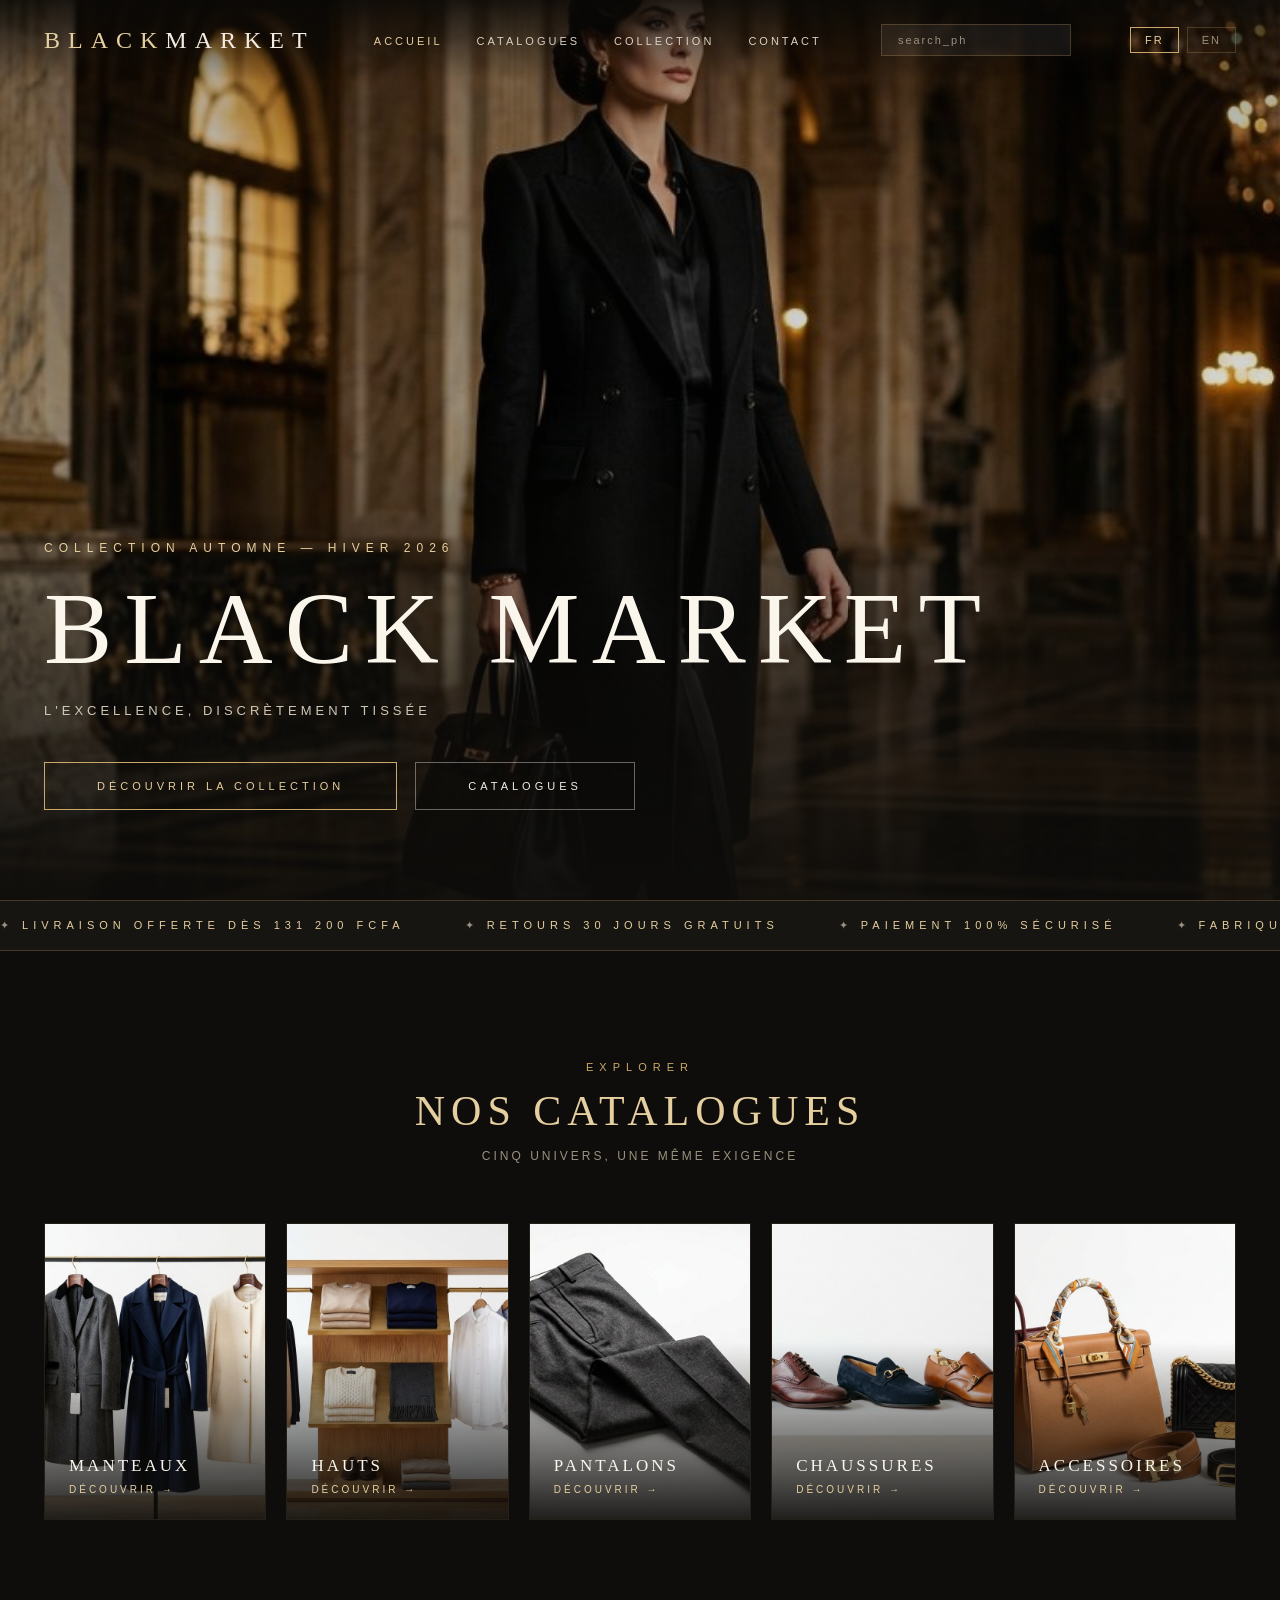
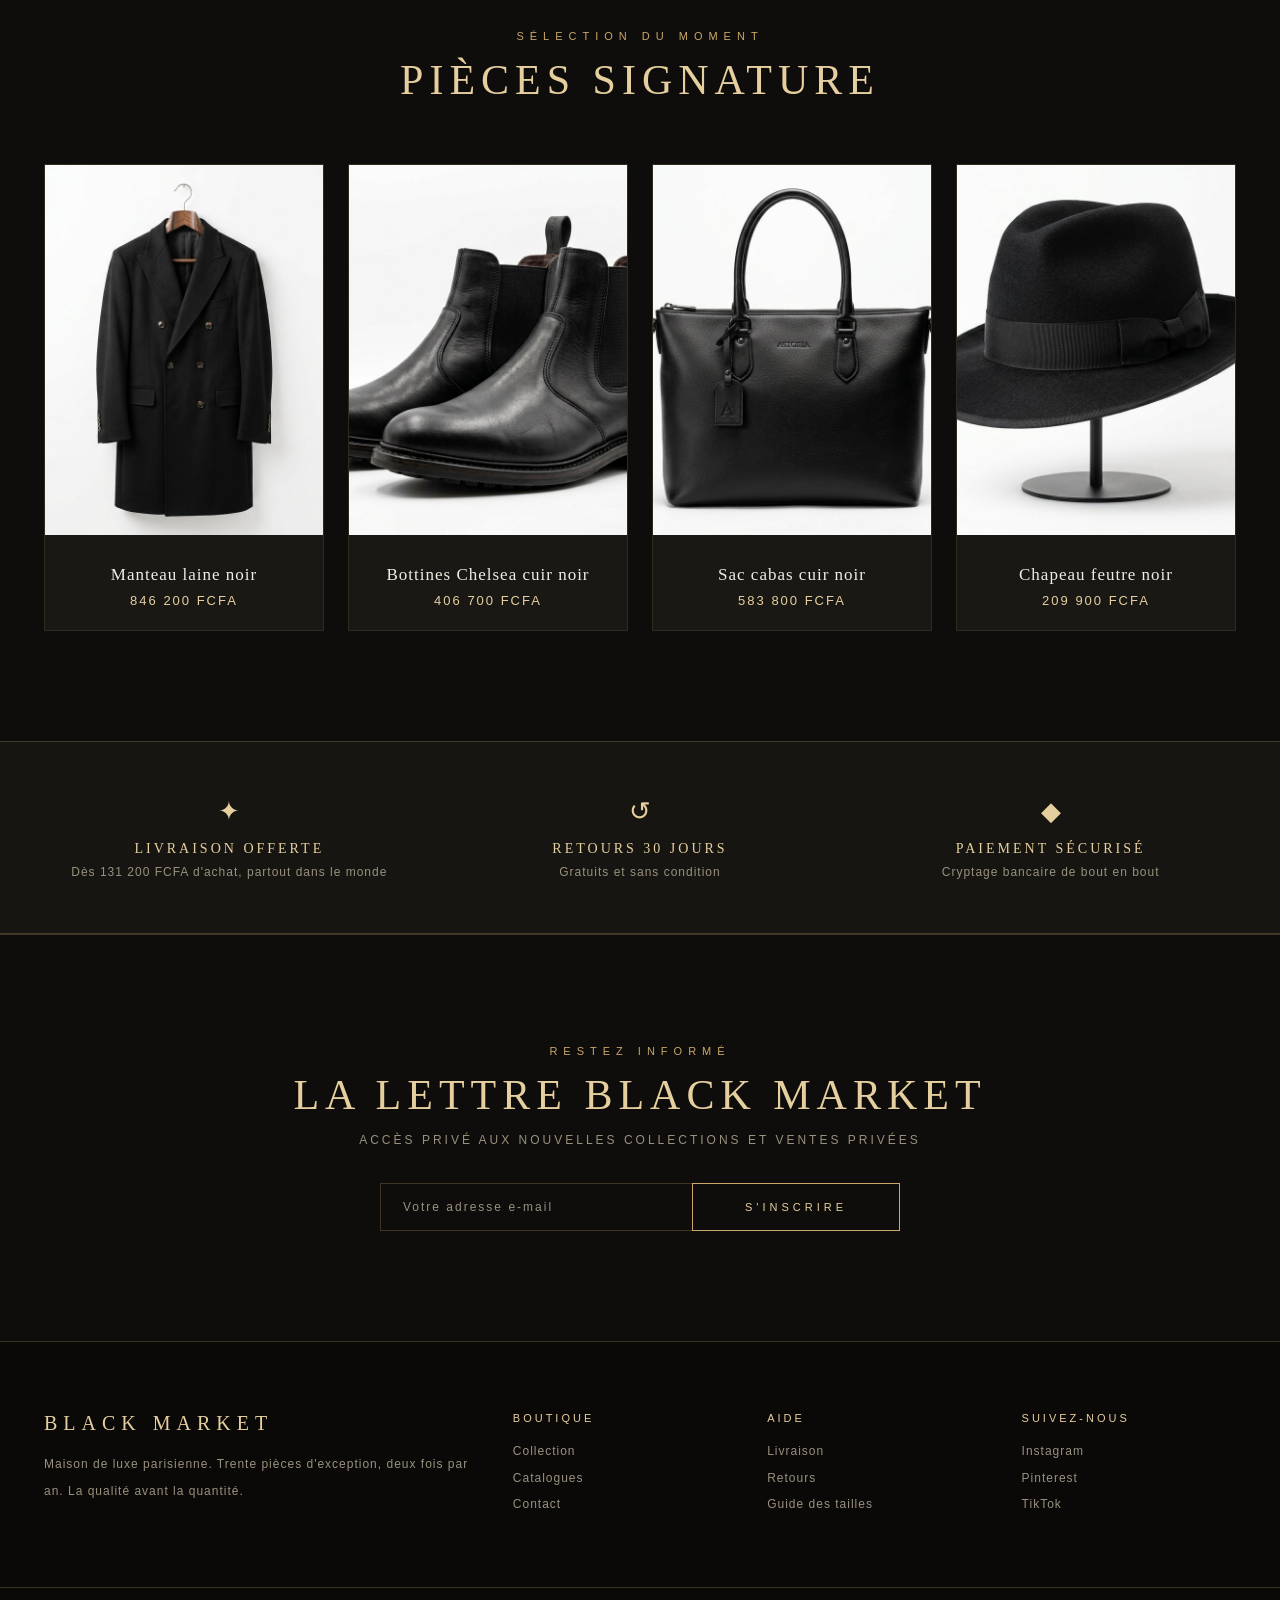
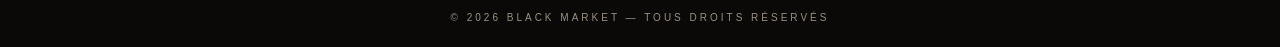
<file: index.html>
<!DOCTYPE html>
<html lang="fr">
<head>
<meta charset="UTF-8"><meta name="viewport" content="width=device-width, initial-scale=1.0">
<title>BLACK MARKET — Maison de Luxe</title>
<link rel="stylesheet" href="css/style.css">
</head>
<body>

<div class="hero">
  <img class="bg" src="assets/hero.jpg" alt="Black Market editorial">
  <div class="shade"></div>
  <div class="hero-inner">
    <div class="kicker" data-i18n="hero_kicker"></div>
    <h1 data-i18n="hero_title"></h1>
    <p data-i18n="hero_sub"></p>
    <div class="cta-row">
      <a class="btn" href="collection.html" data-i18n="hero_cta"></a>
      <a class="btn ghost" href="catalogues.html" data-i18n="nav_cat"></a>
    </div>
  </div>
</div>

<div class="marquee"><div class="track" id="marquee"></div></div>

<section>
  <div class="sec-head">
    <div class="sec-kicker" data-i18n="c_kicker"></div>
    <h2 class="sec-title" data-i18n="c_title"></h2>
    <p class="sec-sub" data-i18n="c_sub"></p>
  </div>
  <div class="cat-grid" id="catGrid"></div>
</section>

<section style="padding-top:0">
  <div class="sec-head">
    <div class="sec-kicker" data-i18n="s_kicker"></div>
    <h2 class="sec-title" data-i18n="s_title"></h2>
  </div>
  <div class="sig-grid" id="sigGrid"></div>
</section>

<div class="services"><div class="in">
  <div><div class="ic">✦</div><h4 data-i18n="sv1t"></h4><p data-i18n="sv1d"></p></div>
  <div><div class="ic">↺</div><h4 data-i18n="sv2t"></h4><p data-i18n="sv2d"></p></div>
  <div><div class="ic">◆</div><h4 data-i18n="sv3t"></h4><p data-i18n="sv3d"></p></div>
</div></div>

<section class="news">
  <div class="sec-kicker" data-i18n="n_kicker"></div>
  <h2 class="sec-title" data-i18n="n_title"></h2>
  <p class="sec-sub" data-i18n="n_sub"></p>
  <form id="newsForm">
    <input type="email" required data-i18n-ph="n_ph">
    <button class="btn" type="submit" data-i18n="n_btn"></button>
  </form>
</section>

<script src="js/data.js"></script>
<script>
injectChrome();
const SIGNATURE = ["assets/sign1.jpg","assets/sign2.jpg","assets/sign3.jpg","assets/p17.jpg"];
const SIG_NAMES = [PRODUCTS[0],PRODUCTS[3],PRODUCTS[10],PRODUCTS[16]];
function renderMarquee(){ const it=t("mq").split("|"); document.getElementById("marquee").innerHTML=[...it,...it].map(x=>`<span>✦ <b>${x}</b></span>`).join(""); }
function renderCats(){ document.getElementById("catGrid").innerHTML = Object.keys(CATS).map(c=>`
  <a class="cat-tile" href="collection.html?cat=${c}"><img src="${CATS[c].img}" alt="">
  <div class="ov"><div class="nm">${CATS[c][lang]}</div><div class="ln">${t("view")} →</div></div></a>`).join(""); }
function renderSig(){ document.getElementById("sigGrid").innerHTML = SIGNATURE.map((s,i)=>{const p=SIG_NAMES[i];return `
  <div class="sig-card"><div class="img"><img src="${s}" alt=""></div>
  <div class="info"><div class="nm">${p[lang]}</div><div class="pr">${p.price}</div></div></div>`;}).join(""); }
function renderAll(){ renderMarquee(); renderCats(); renderSig(); }
renderAll();
window.onLangChange = renderAll;
document.getElementById("newsForm").onsubmit = e => { e.preventDefault(); e.target.innerHTML = `<p style="color:var(--gold2);letter-spacing:3px;font-size:12px">${t("n_ok")}</p>`; };
</script>
</body>
</html>
</file>
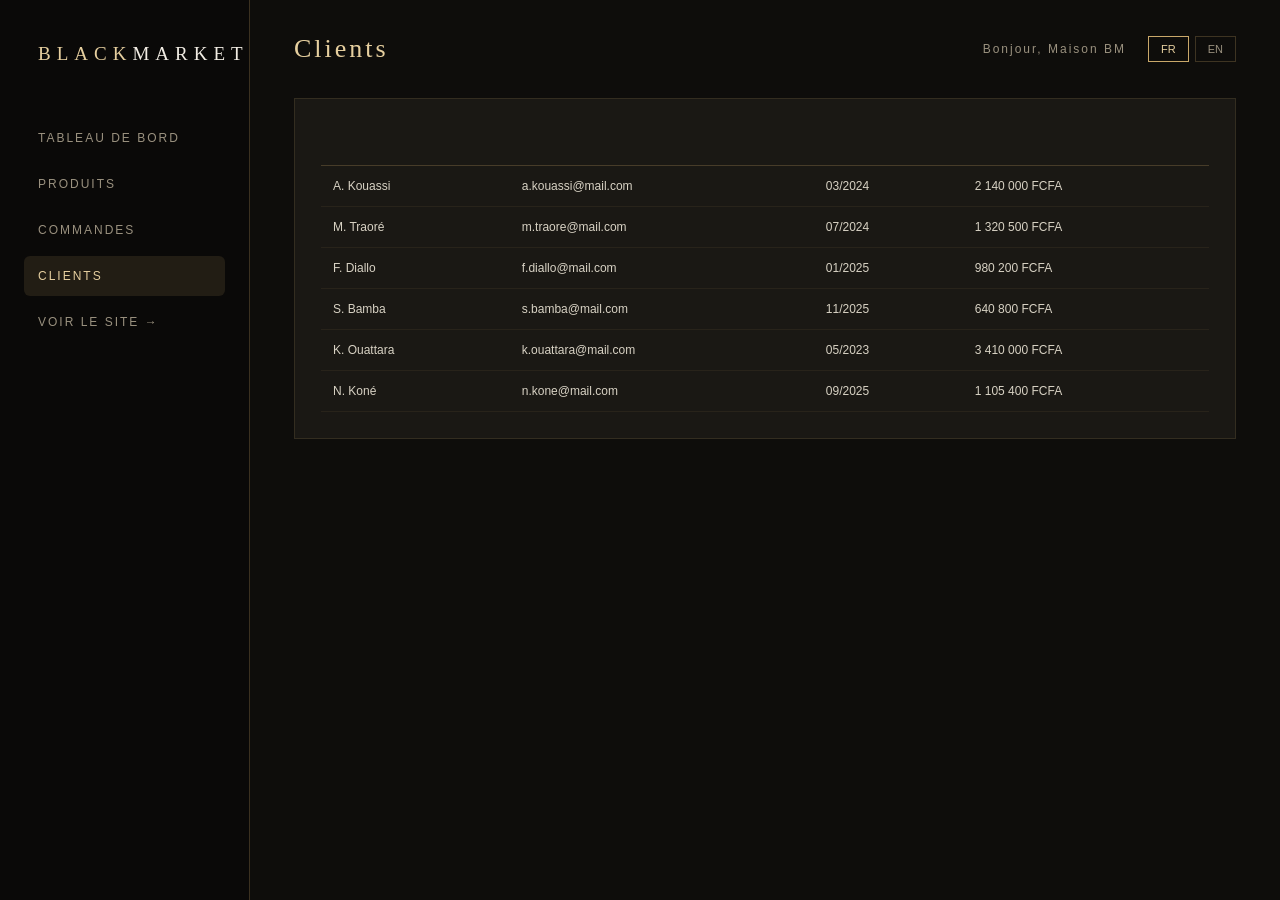
<file: admin-clients.html>
<!DOCTYPE html>
<html lang="fr">
<head>
<meta charset="UTF-8"><meta name="viewport" content="width=device-width, initial-scale=1.0">
<title>BLACK MARKET — Clients</title>
<link rel="stylesheet" href="css/admin.css">
</head>
<body>
<script src="js/data.js"></script>
<script src="js/admin.js"></script>
<script>
adminChrome("cli","d_cli");
document.querySelector("main").insertAdjacentHTML("beforeend", `
<div class="panel"><h3 data-i18n="c_count"></h3>
<table><thead><tr><th data-i18n="t_cli"></th><th data-i18n="c_mail"></th><th data-i18n="c_since"></th><th data-i18n="c_spent"></th></tr></thead>
<tbody id="rows"></tbody></table></div>`);
function render(){ document.getElementById("rows").innerHTML = CLIENTS.map(c=>`
  <tr><td>${c.name}</td><td>${c.mail}</td><td>${c.since}</td><td>${c.spent}</td></tr>`).join(""); }
render();
window.onAdminLangChange = ()=>{ applyAdminLang(); render(); };
</script>
</body>
</html>
</file>
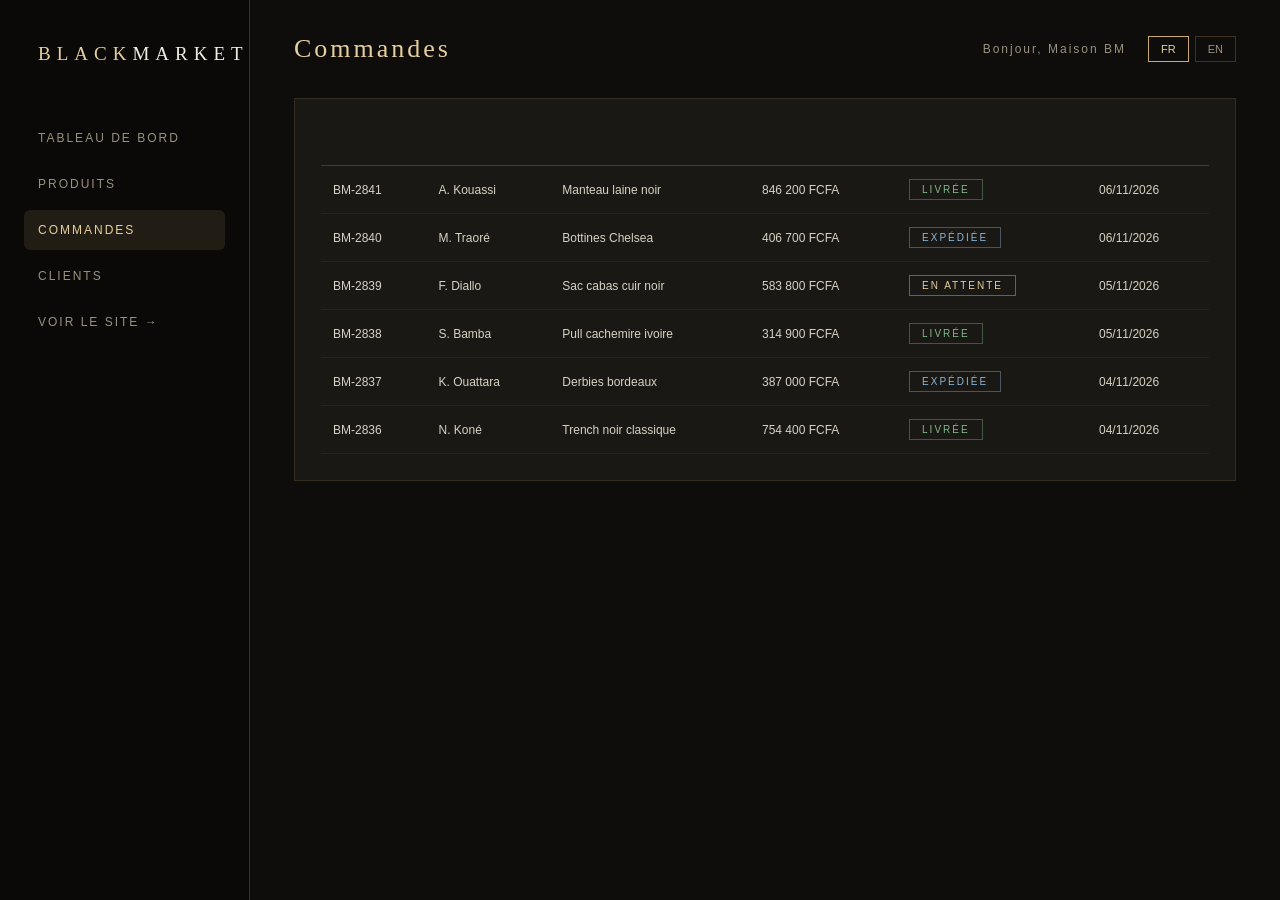
<file: admin-commandes.html>
<!DOCTYPE html>
<html lang="fr">
<head>
<meta charset="UTF-8"><meta name="viewport" content="width=device-width, initial-scale=1.0">
<title>BLACK MARKET — Commandes</title>
<link rel="stylesheet" href="css/admin.css">
</head>
<body>
<script src="js/data.js"></script>
<script src="js/admin.js"></script>
<script>
adminChrome("ord","d_ord");
document.querySelector("main").insertAdjacentHTML("beforeend", `
<div class="panel"><h3 data-i18n="d_recent"></h3>
<table><thead><tr><th data-i18n="t_ref"></th><th data-i18n="t_cli"></th><th data-i18n="t_prod"></th><th data-i18n="t_mont"></th><th data-i18n="t_stat"></th><th data-i18n="t_date"></th></tr></thead>
<tbody id="orders"></tbody></table></div>`);
function render(){ document.getElementById("orders").innerHTML = ORDERS.map(o=>`
  <tr><td>${o.ref}</td><td>${o.cli}</td><td>${o.prod[aLang]}</td><td>${o.amt}</td>
  <td><span class="badge b-${o.st==='s_ok'?'ok':o.st==='s_wait'?'wait':'ship'}">${at(o.st)}</span></td><td>${o.date}</td></tr>`).join(""); }
render();
window.onAdminLangChange = ()=>{ applyAdminLang(); render(); };
</script>
</body>
</html>
</file>
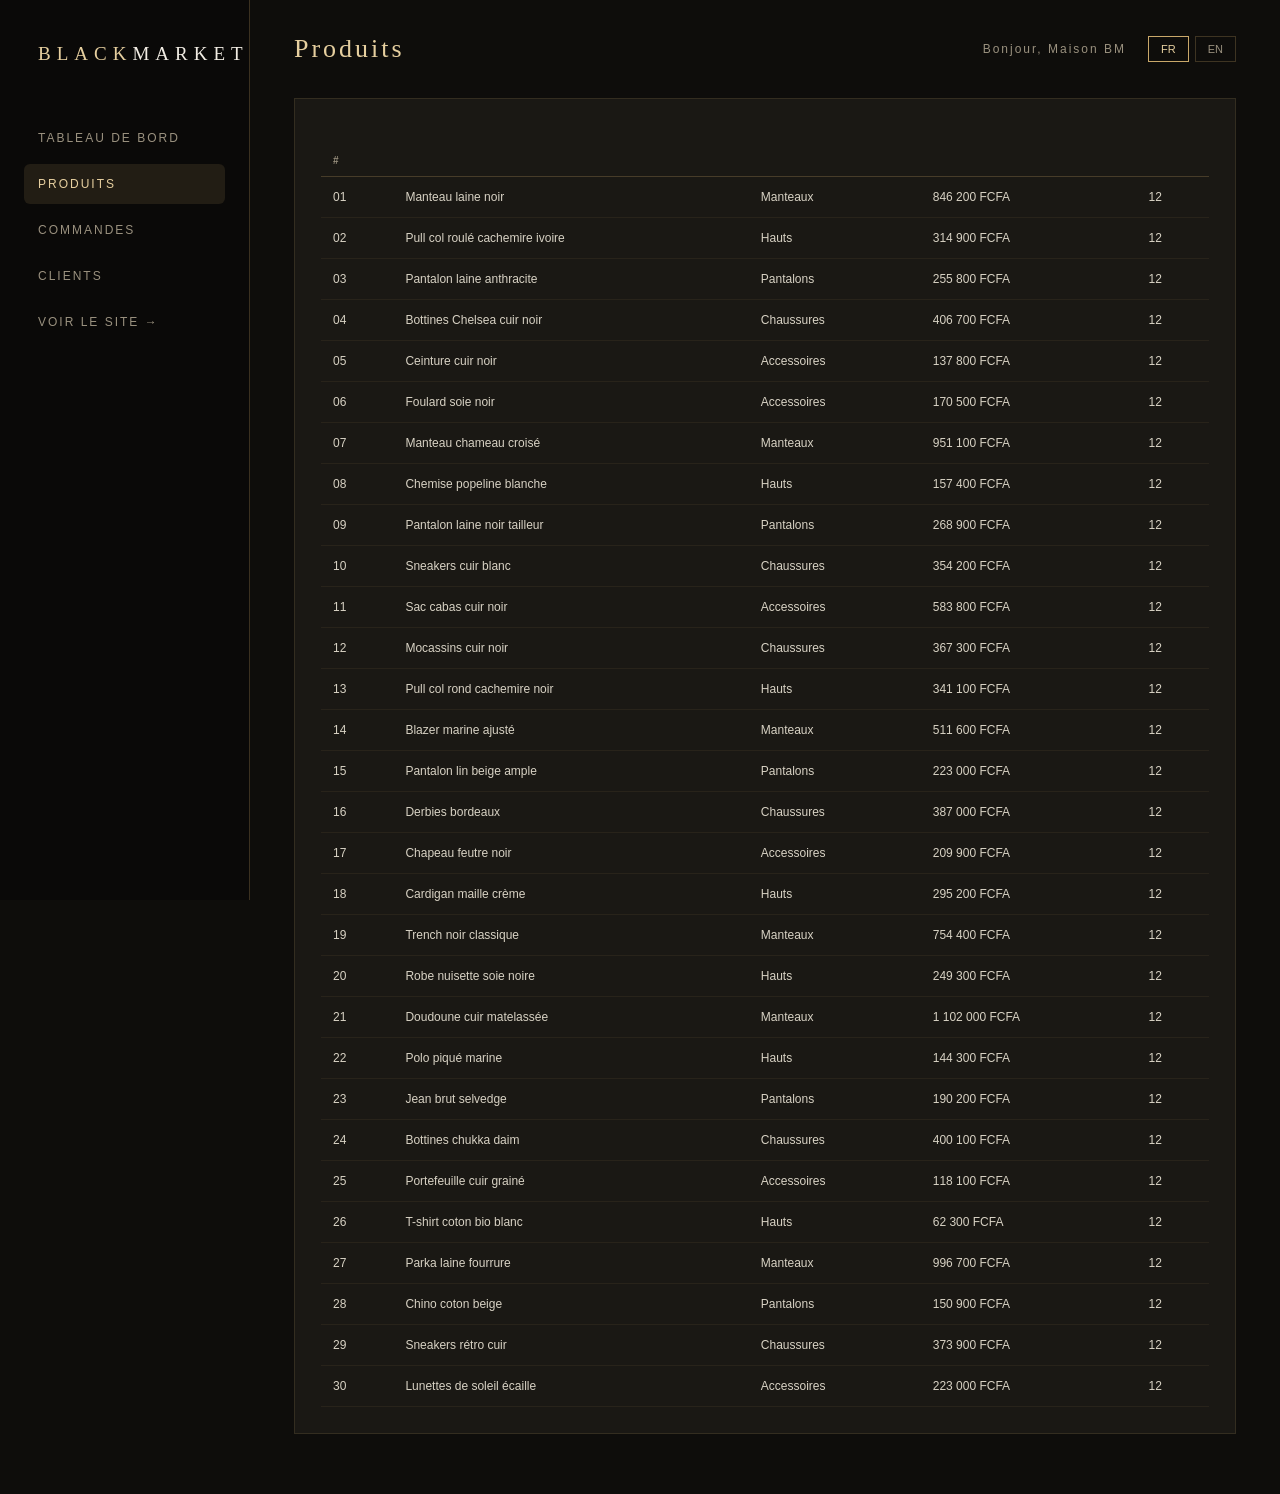
<file: admin-produits.html>
<!DOCTYPE html>
<html lang="fr">
<head>
<meta charset="UTF-8"><meta name="viewport" content="width=device-width, initial-scale=1.0">
<title>BLACK MARKET — Produits</title>
<link rel="stylesheet" href="css/admin.css">
</head>
<body>
<script src="js/data.js"></script>
<script src="js/admin.js"></script>
<script>
adminChrome("prod","d_prod");
document.querySelector("main").insertAdjacentHTML("beforeend", `
<div class="panel"><h3 data-i18n="p_count"></h3>
<table><thead><tr><th>#</th><th data-i18n="t_prod"></th><th data-i18n="t_cat"></th><th data-i18n="t_prix"></th><th data-i18n="t_stock"></th></tr></thead>
<tbody id="rows"></tbody></table></div>`);
function render(){ document.getElementById("rows").innerHTML = PRODUCTS.map((p,i)=>`
  <tr><td>${String(i+1).padStart(2,"0")}</td><td>${p[aLang]}</td><td>${CATS[p.cat][aLang]}</td><td>${p.price}</td><td>12</td></tr>`).join(""); }
render();
window.onAdminLangChange = ()=>{ applyAdminLang(); render(); };
</script>
</body>
</html>
</file>
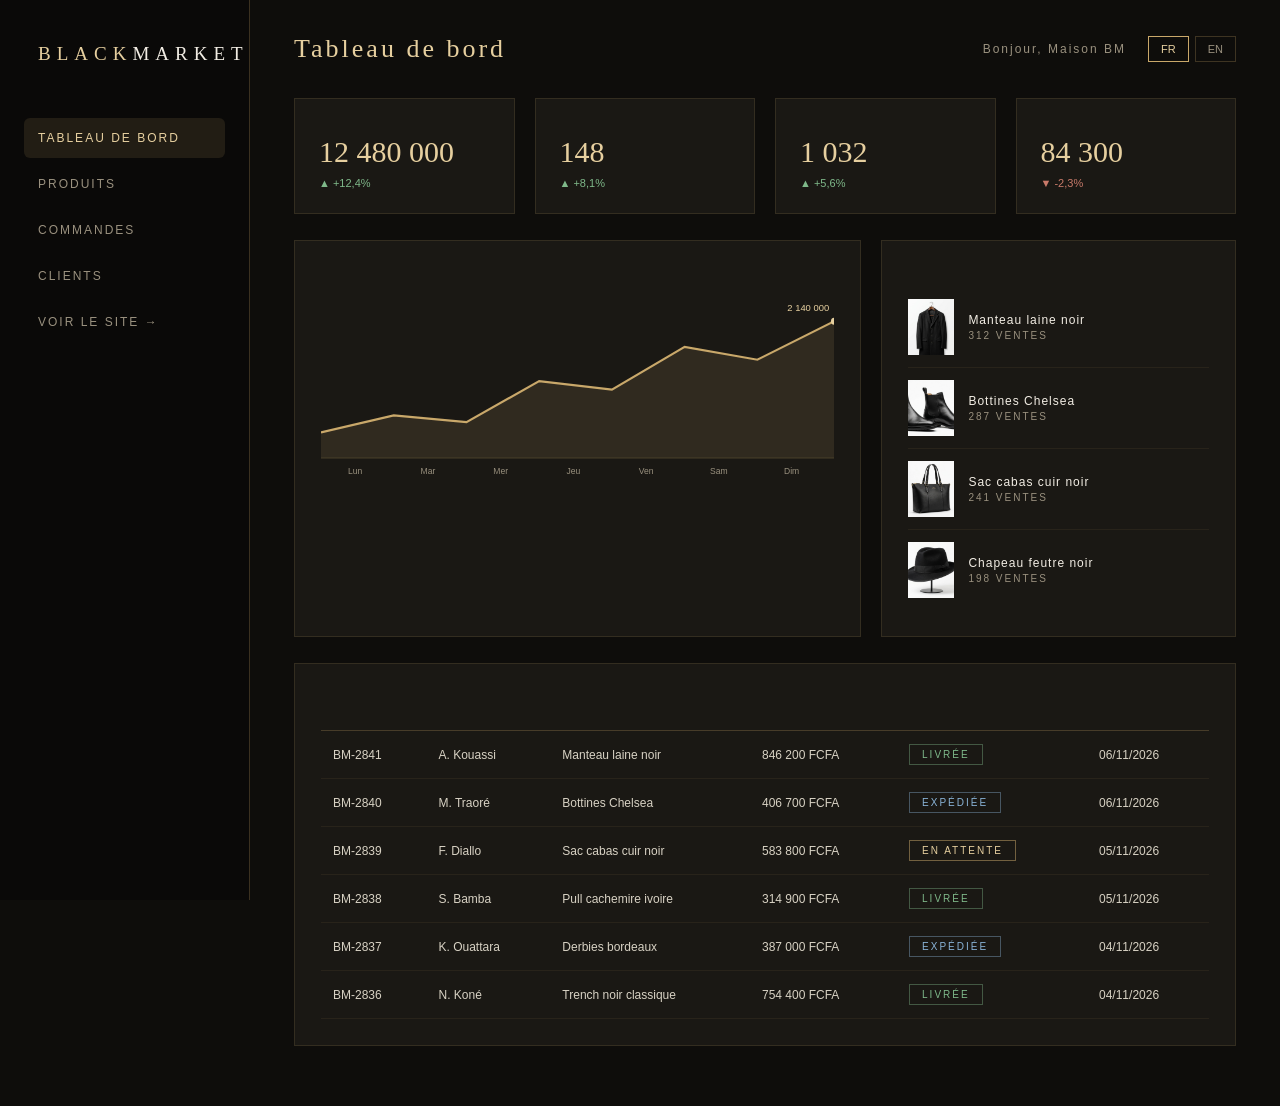
<file: admin.html>
<!DOCTYPE html>
<html lang="fr">
<head>
<meta charset="UTF-8"><meta name="viewport" content="width=device-width, initial-scale=1.0">
<title>BLACK MARKET — Dashboard</title>
<link rel="stylesheet" href="css/admin.css">
</head>
<body>
<script src="js/data.js"></script>
<script src="js/admin.js"></script>
<script>
adminChrome("dash","d_title");
const TOP = [
  {img:"assets/p01.jpg",fr:"Manteau laine noir",en:"Black wool overcoat",s:{fr:"312 ventes",en:"312 sold"}},
  {img:"assets/p04.jpg",fr:"Bottines Chelsea",en:"Chelsea boots",s:{fr:"287 ventes",en:"287 sold"}},
  {img:"assets/p11.jpg",fr:"Sac cabas cuir noir",en:"Black leather tote",s:{fr:"241 ventes",en:"241 sold"}},
  {img:"assets/p17.jpg",fr:"Chapeau feutre noir",en:"Black fedora",s:{fr:"198 ventes",en:"198 sold"}}
];
document.querySelector("main").insertAdjacentHTML("beforeend", `
<div class="stats">
  <div class="stat"><div class="lb" data-i18n="st_rev"></div><div class="vl">12 480 000</div><div class="dl up">▲ +12,4%</div></div>
  <div class="stat"><div class="lb" data-i18n="st_ord"></div><div class="vl">148</div><div class="dl up">▲ +8,1%</div></div>
  <div class="stat"><div class="lb" data-i18n="st_cli"></div><div class="vl">1 032</div><div class="dl up">▲ +5,6%</div></div>
  <div class="stat"><div class="lb" data-i18n="st_pan"></div><div class="vl">84 300</div><div class="dl down">▼ -2,3%</div></div>
</div>
<div class="panels">
  <div class="panel"><h3 data-i18n="d_sales"></h3>
    <svg viewBox="0 0 600 220" width="100%" style="display:block">
      <line x1="0" y1="200" x2="600" y2="200" stroke="rgba(201,168,106,.25)"/>
      <polygon points="0,200 0,170 85,150 170,158 255,110 340,120 425,70 510,85 600,40 600,200" fill="rgba(201,168,106,.12)"/>
      <polyline points="0,170 85,150 170,158 255,110 340,120 425,70 510,85 600,40" fill="none" stroke="#c9a86a" stroke-width="2.5"/>
      <g fill="#9a917f" font-size="10" font-family="Helvetica" text-anchor="middle">
        <text x="40" y="218">Lun</text><text x="125" y="218">Mar</text><text x="210" y="218">Mer</text><text x="295" y="218">Jeu</text><text x="380" y="218">Ven</text><text x="465" y="218">Sam</text><text x="550" y="218">Dim</text></g>
      <circle cx="600" cy="40" r="4" fill="#e6cf9f"/><text x="545" y="28" fill="#e6cf9f" font-size="11" font-family="Helvetica">2 140 000</text>
    </svg>
  </div>
  <div class="panel"><h3 data-i18n="d_top"></h3><div id="topList"></div></div>
</div>
<div class="panel"><h3 data-i18n="d_recent"></h3>
  <table><thead><tr><th data-i18n="t_ref"></th><th data-i18n="t_cli"></th><th data-i18n="t_prod"></th><th data-i18n="t_mont"></th><th data-i18n="t_stat"></th><th data-i18n="t_date"></th></tr></thead>
  <tbody id="orders"></tbody></table></div>`);
function renderTop(){ document.getElementById("topList").innerHTML = TOP.map(x=>`
  <div class="tp"><img src="${x.img}" alt=""><div><div class="n">${x[aLang]}</div><div class="c">${x.s[aLang]}</div></div></div>`).join(""); }
function renderOrders(){ document.getElementById("orders").innerHTML = ORDERS.map(o=>`
  <tr><td>${o.ref}</td><td>${o.cli}</td><td>${o.prod[aLang]}</td><td>${o.amt}</td>
  <td><span class="badge b-${o.st==='s_ok'?'ok':o.st==='s_wait'?'wait':'ship'}">${at(o.st)}</span></td><td>${o.date}</td></tr>`).join(""); }
renderTop(); renderOrders();
window.onAdminLangChange = ()=>{ applyAdminLang(); renderTop(); renderOrders(); };
</script>
</body>
</html>
</file>
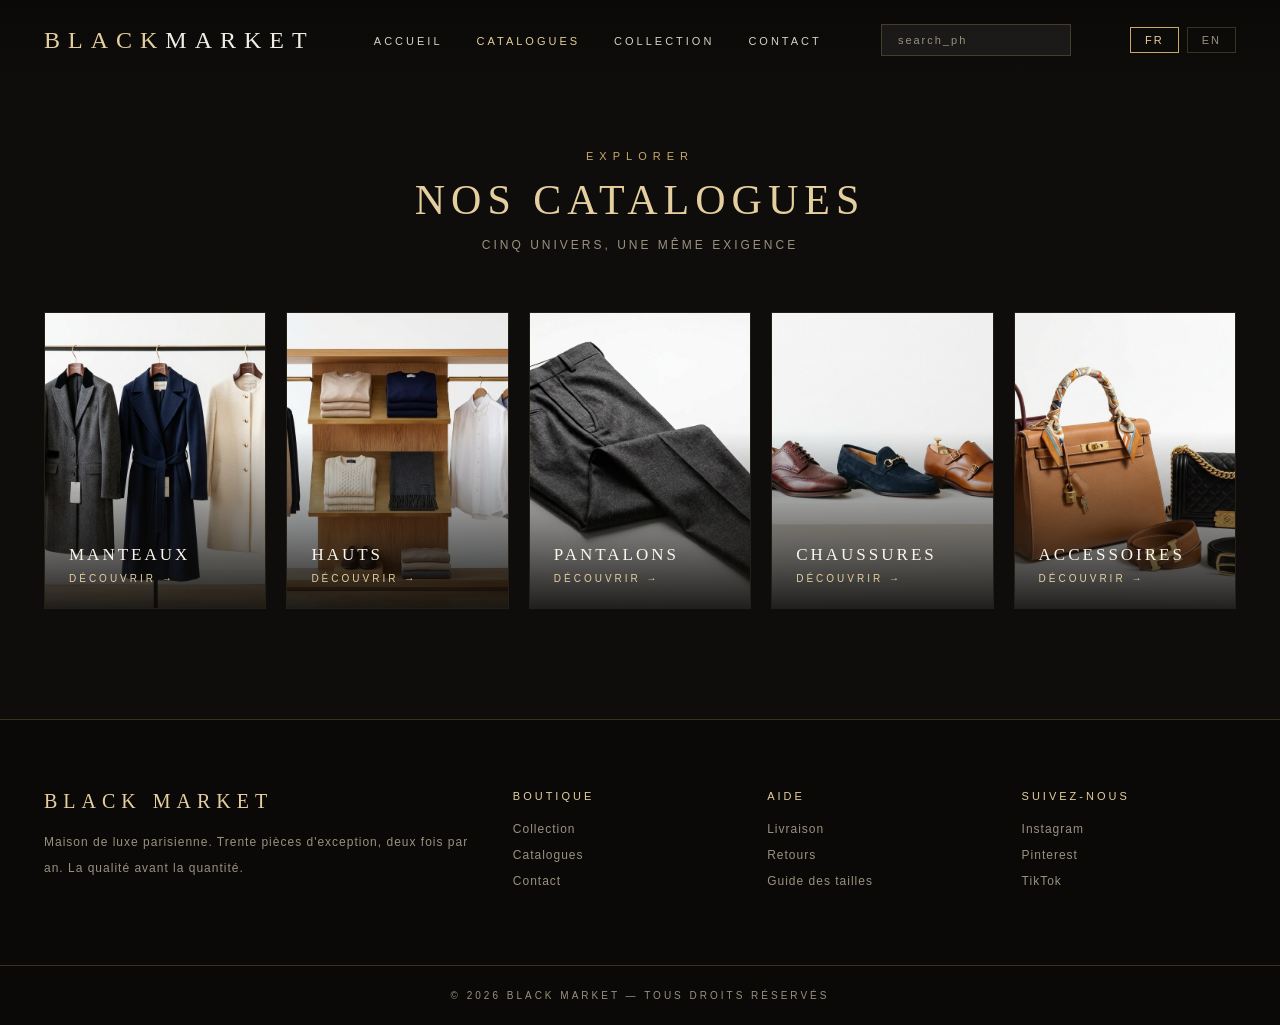
<file: catalogues.html>
<!DOCTYPE html>
<html lang="fr">
<head>
<meta charset="UTF-8"><meta name="viewport" content="width=device-width, initial-scale=1.0">
<title>BLACK MARKET — Catalogues</title>
<link rel="stylesheet" href="css/style.css">
</head>
<body>
<section class="page">
  <div class="sec-head">
    <div class="sec-kicker" data-i18n="c_kicker"></div>
    <h2 class="sec-title" data-i18n="c_title"></h2>
    <p class="sec-sub" data-i18n="c_sub"></p>
  </div>
  <div class="cat-grid" id="catGrid"></div>
</section>
<script src="js/data.js"></script>
<script>
injectChrome();
function render(){ document.getElementById("catGrid").innerHTML = Object.keys(CATS).map(c=>`
  <a class="cat-tile" href="collection.html?cat=${c}"><img src="${CATS[c].img}" alt="">
  <div class="ov"><div class="nm">${CATS[c][lang]}</div><div class="ln">${t("view")} →</div></div></a>`).join(""); }
render();
window.onLangChange = render;
</script>
</body>
</html>
</file>
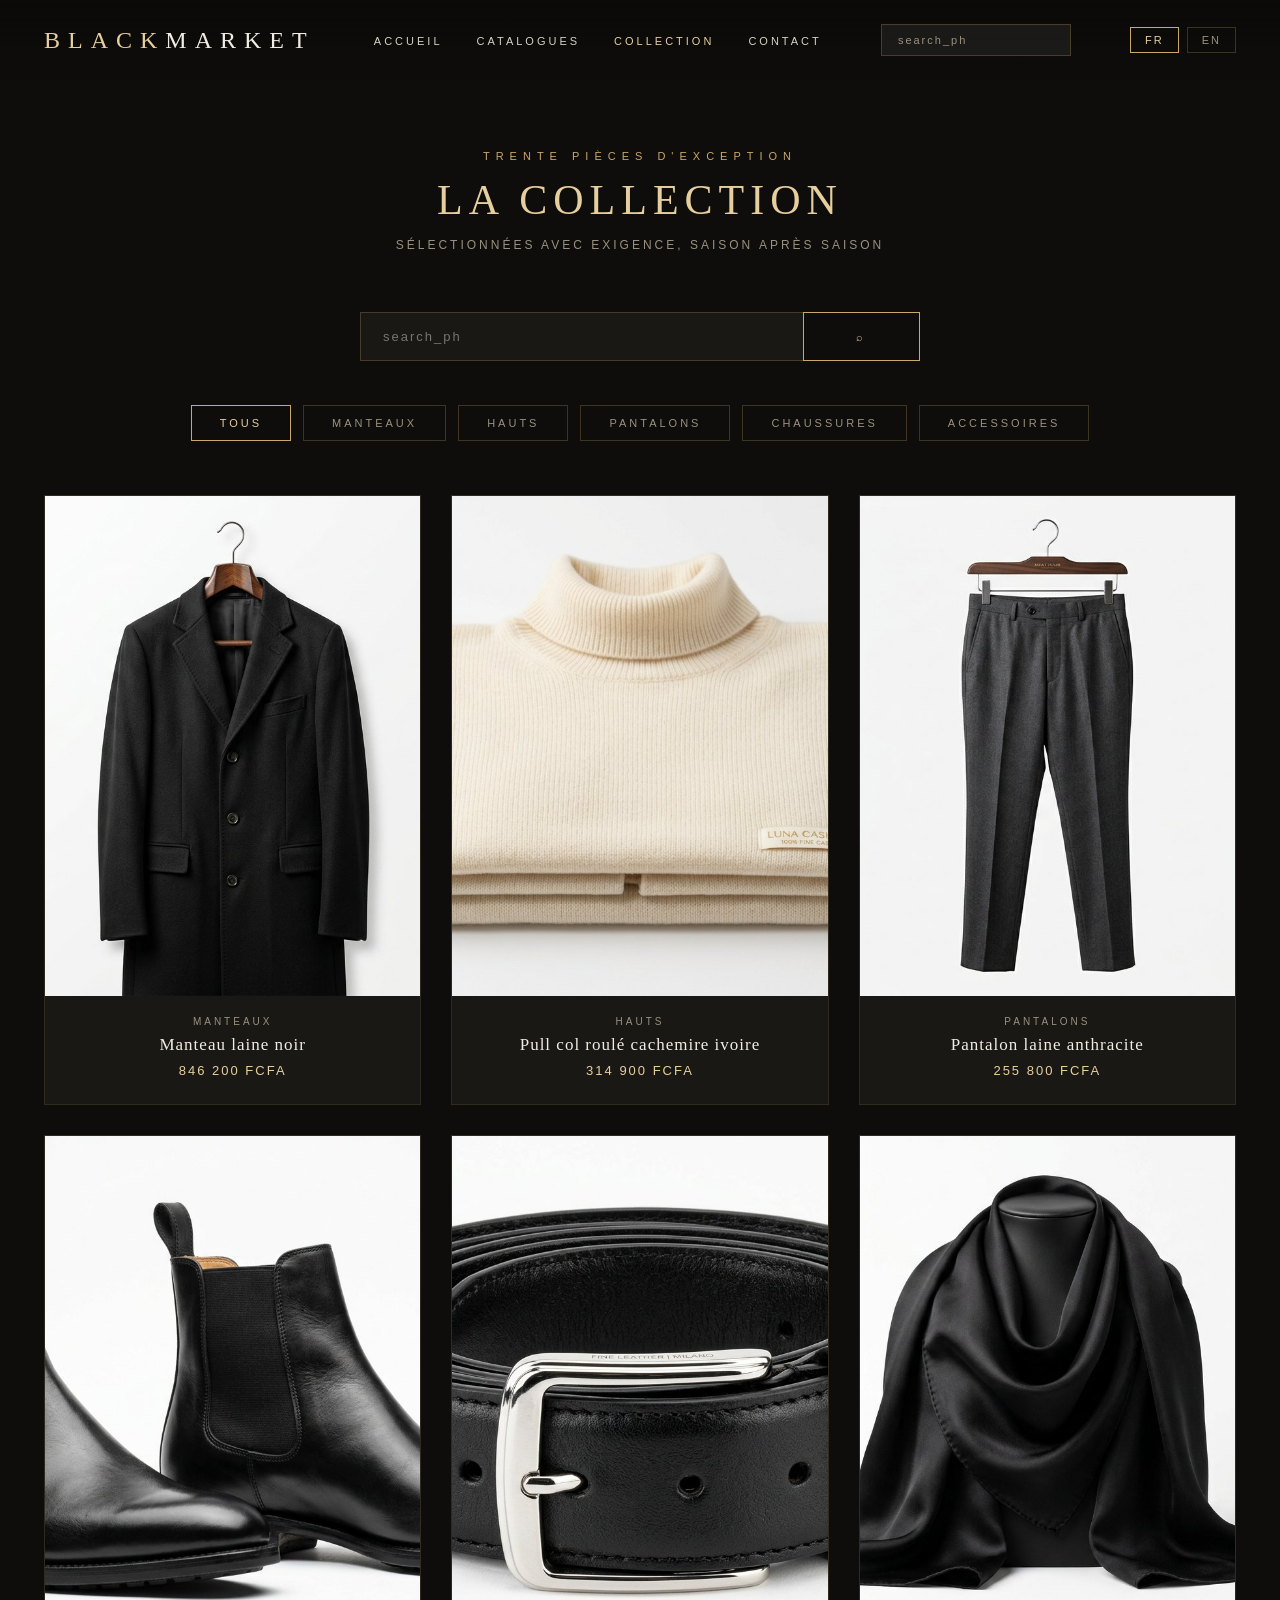
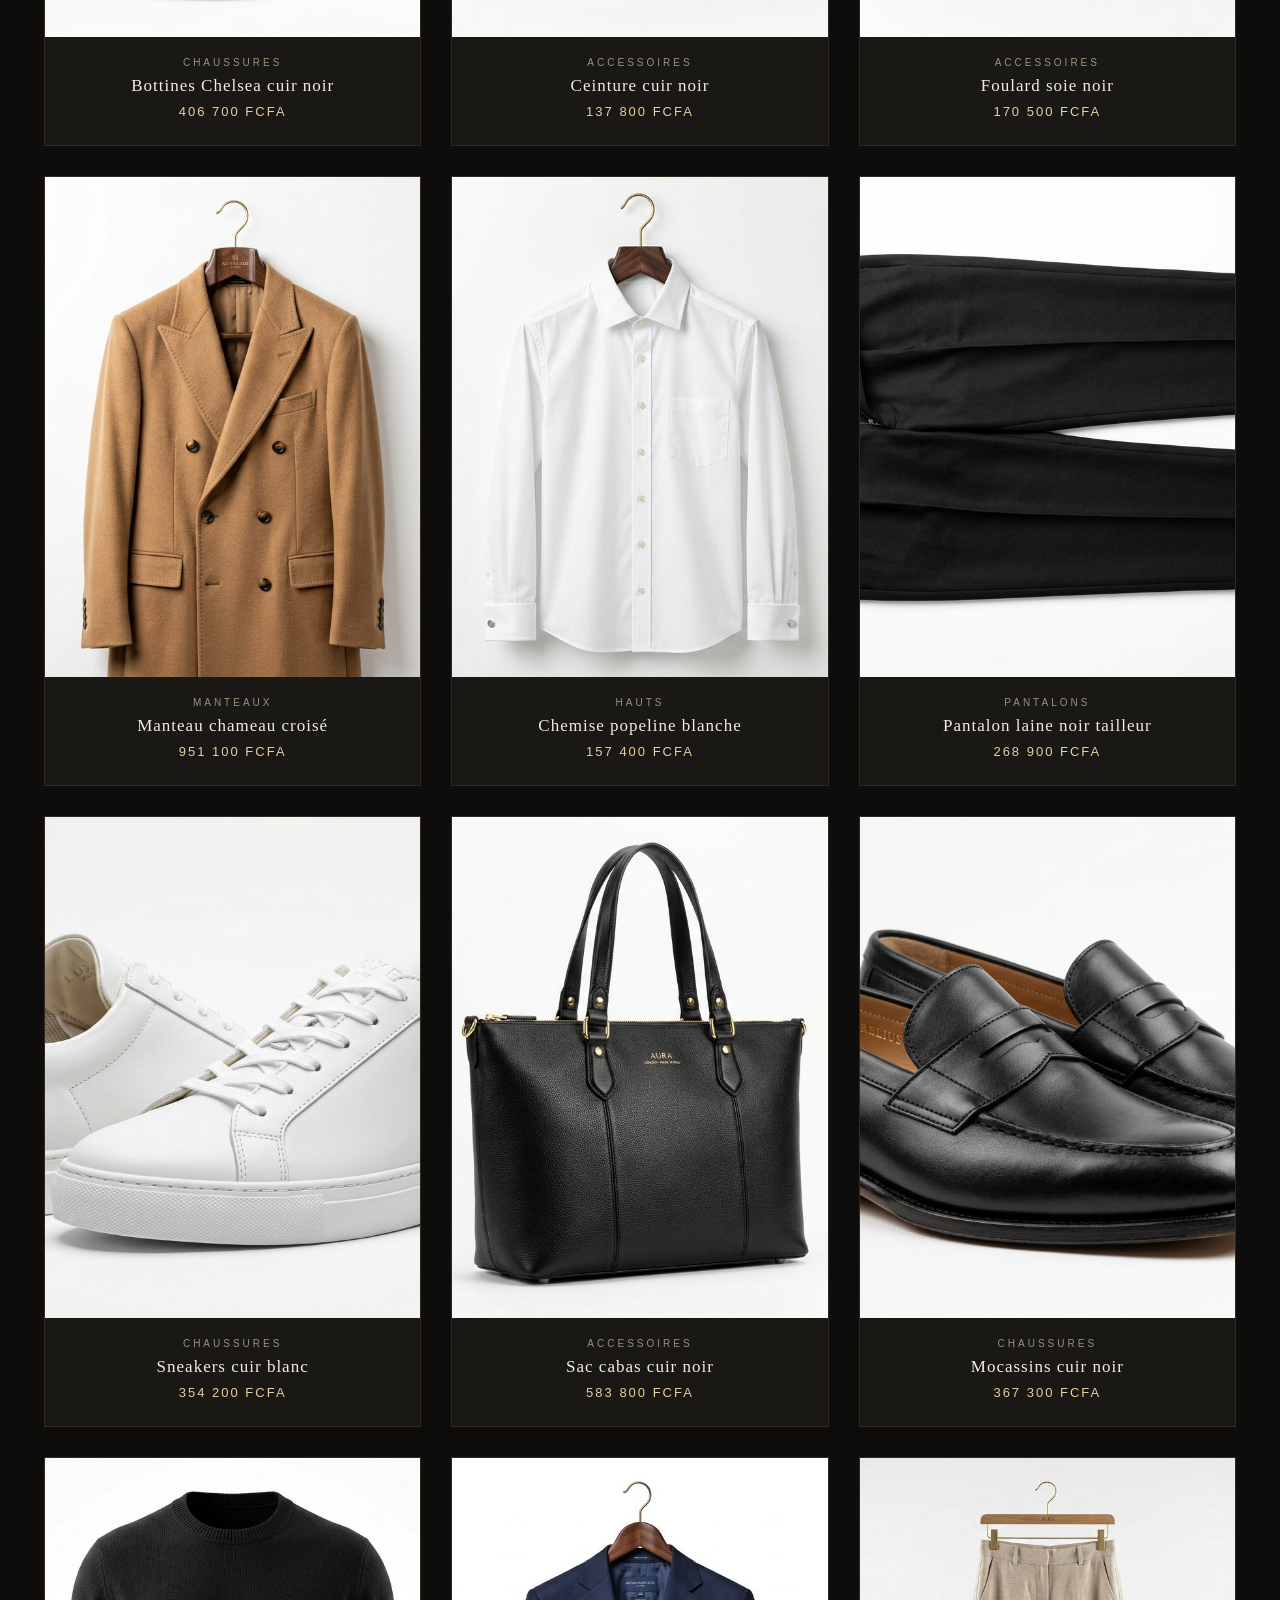
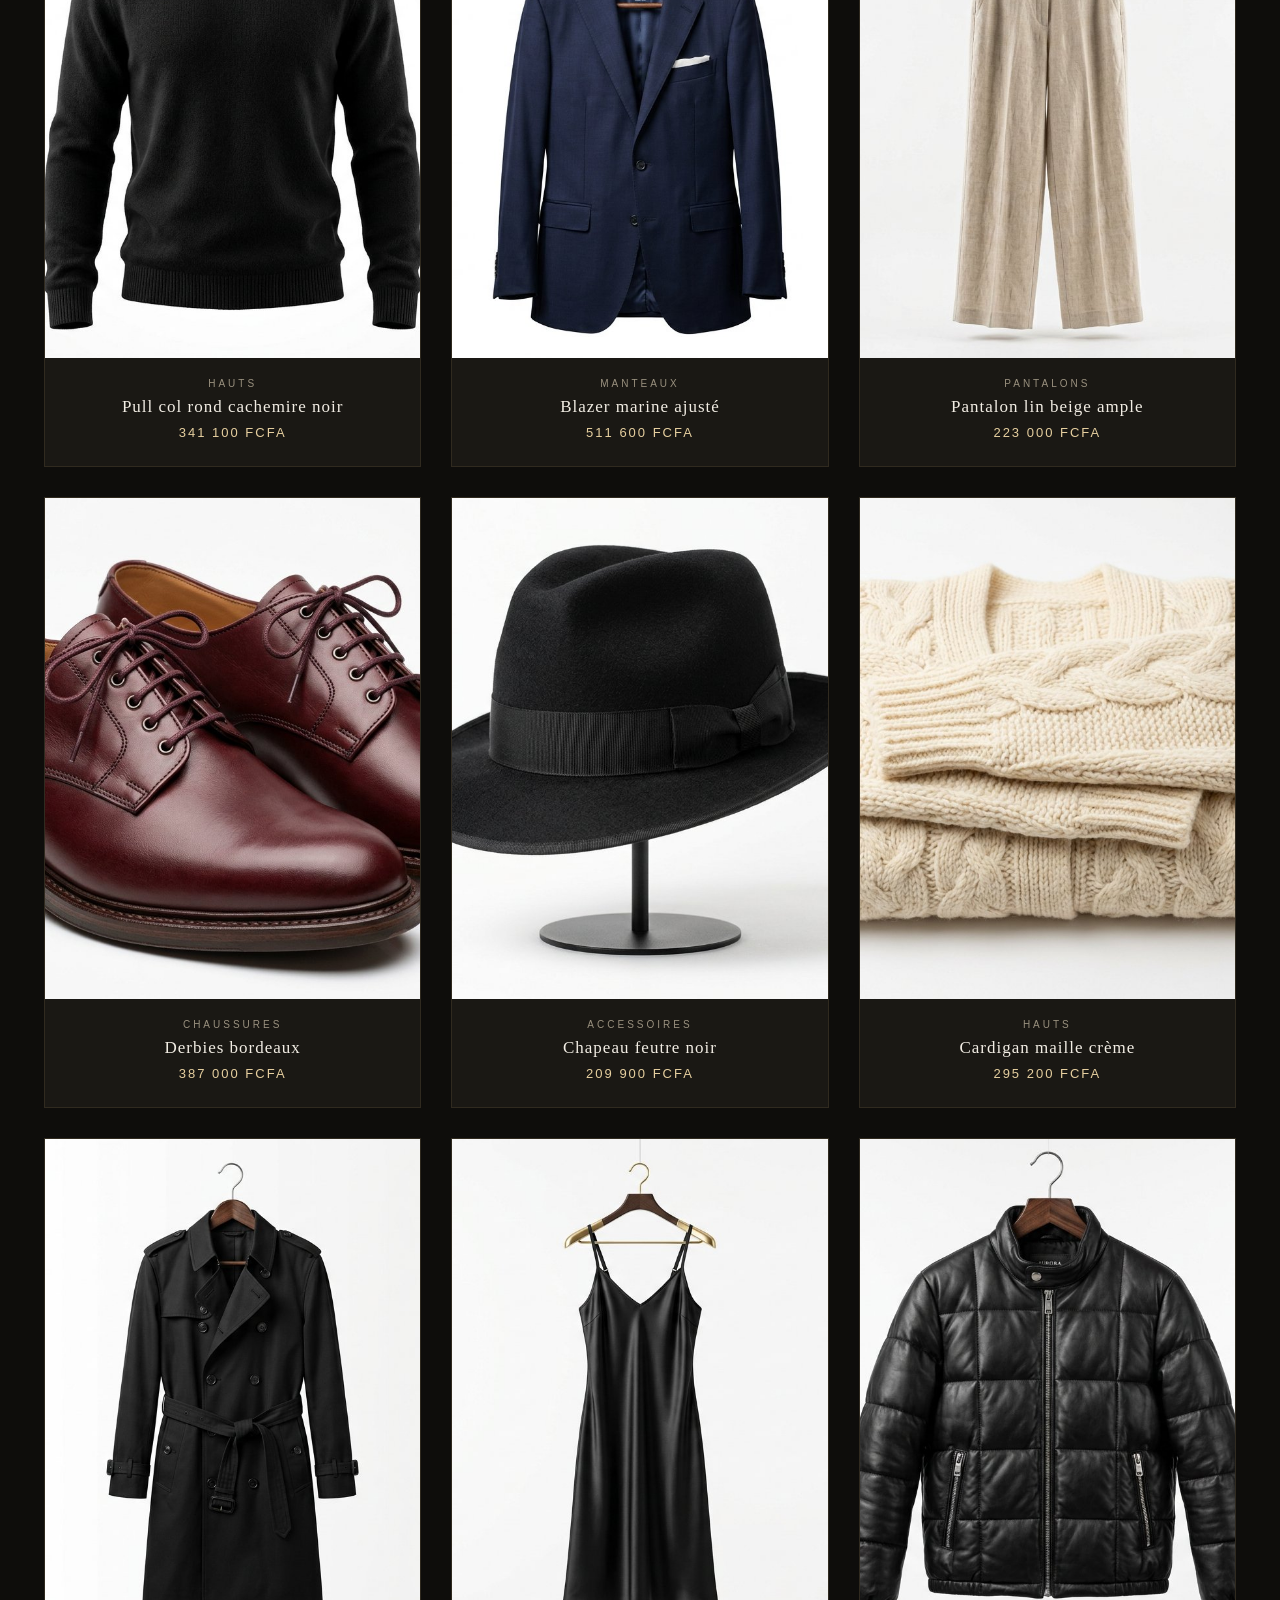
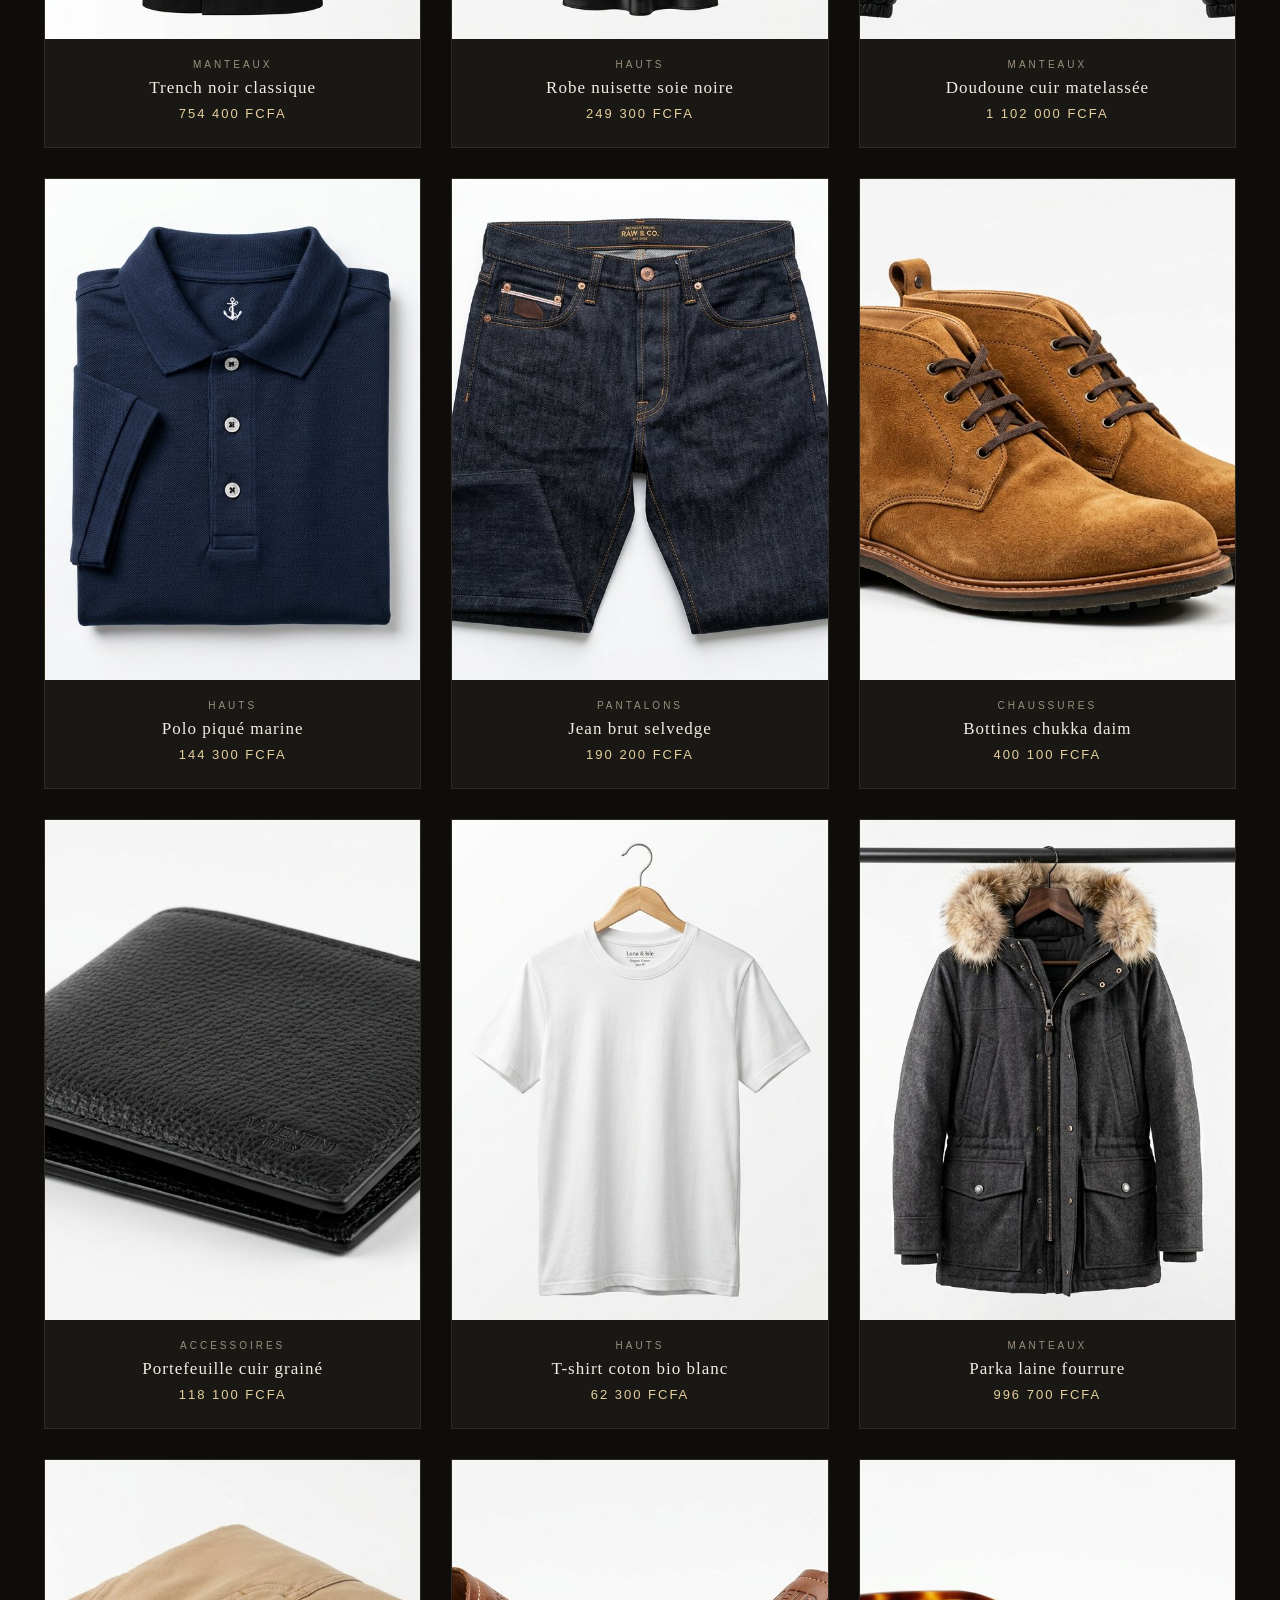
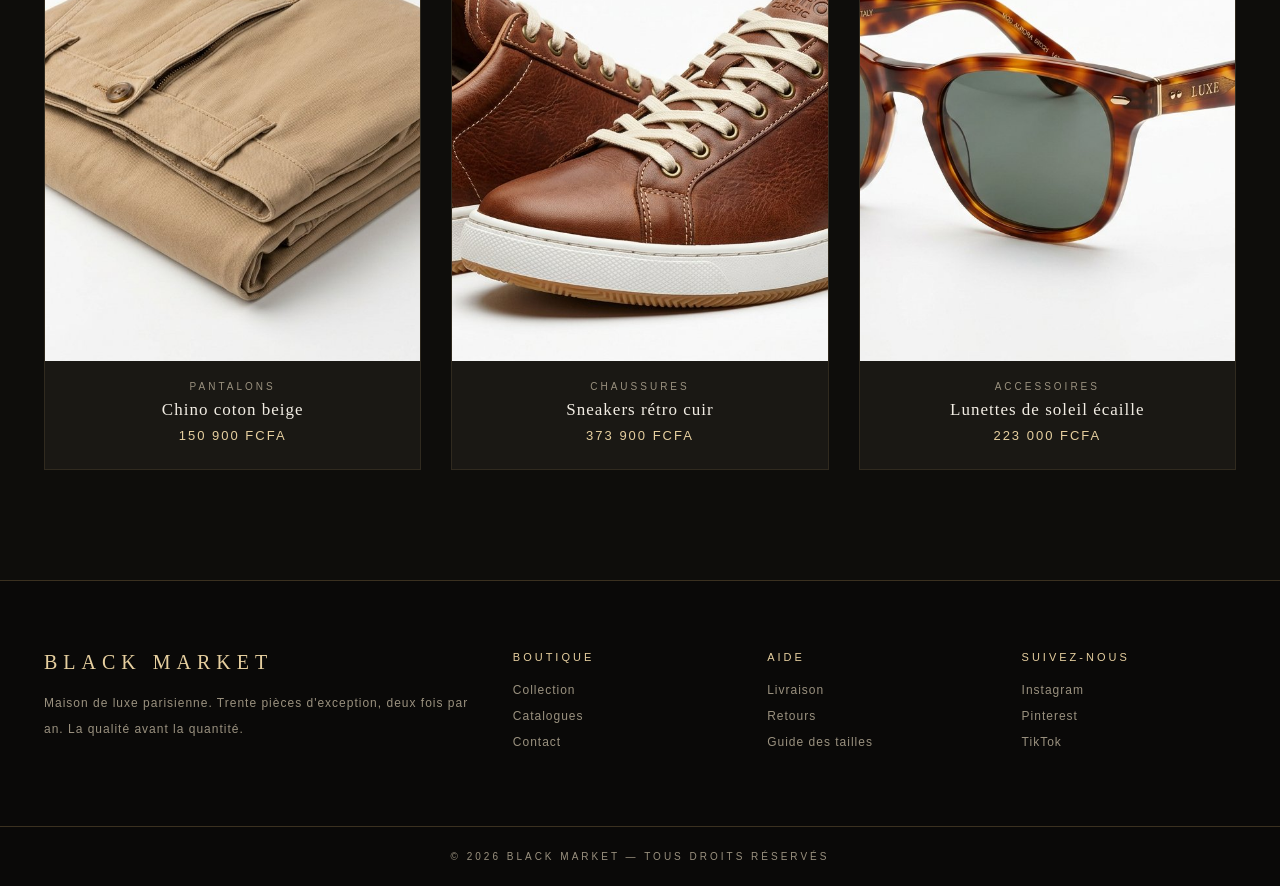
<file: collection.html>
<!DOCTYPE html>
<html lang="fr">
<head>
<meta charset="UTF-8"><meta name="viewport" content="width=device-width, initial-scale=1.0">
<title>BLACK MARKET — Collection</title>
<link rel="stylesheet" href="css/style.css">
</head>
<body>
<section class="page">
  <div class="sec-head">
    <div class="sec-kicker" data-i18n="col_kicker"></div>
    <h2 class="sec-title" data-i18n="col_title"></h2>
    <p class="sec-sub" data-i18n="col_sub"></p>
  </div>
  <form class="big-search" id="searchForm">
    <input type="search" id="searchInput" data-i18n-ph="search_ph">
    <button class="btn" type="submit">⌕</button>
  </form>
  <div class="filters" id="filters"></div>
  <div class="grid" id="grid"></div>
</section>
<script src="js/data.js"></script>
<script>
injectChrome();
const params = new URLSearchParams(location.search);
let filter = params.get("cat") || "all";
let query = (params.get("q") || "").toLowerCase();
document.getElementById("searchInput").value = params.get("q") || "";

function match(p){
  if(filter!=="all" && p.cat!==filter) return false;
  if(!query) return true;
  return p.fr.toLowerCase().includes(query) || p.en.toLowerCase().includes(query) || CATS[p.cat][lang].toLowerCase().includes(query);
}
function renderFilters(){
  const f = document.getElementById("filters"); f.innerHTML = "";
  const all = document.createElement("button");
  all.textContent = t("all"); all.className = filter==="all"?"on":"";
  all.onclick = ()=>{ filter="all"; renderFilters(); renderGrid(); };
  f.appendChild(all);
  Object.keys(CATS).forEach(c=>{
    const b = document.createElement("button");
    b.textContent = CATS[c][lang]; b.className = filter===c?"on":"";
    b.onclick = ()=>{ filter=c; renderFilters(); renderGrid(); };
    f.appendChild(b);
  });
}
function renderGrid(){
  const list = PRODUCTS.filter(match);
  document.getElementById("grid").innerHTML = list.length ? list.map(p=>`
    <div class="card"><div class="img"><img src="${p.img}" alt="" loading="lazy"></div>
    <div class="info"><div class="cat">${CATS[p.cat][lang]}</div>
    <div class="nm">${p[lang]}</div><div class="pr">${p.price}</div></div></div>`).join("")
    : `<p style="grid-column:1/-1;text-align:center;color:var(--muted);letter-spacing:3px;font-family:Helvetica,sans-serif;font-size:12px;padding:40px 0">${t("no_res")}</p>`;
}
function renderAll(){ renderFilters(); renderGrid(); }
renderAll();
window.onLangChange = renderAll;

document.getElementById("searchInput").addEventListener("input", e=>{
  query = e.target.value.toLowerCase(); renderGrid();
});
document.getElementById("searchForm").onsubmit = e=>{ e.preventDefault(); };
</script>
</body>
</html>
</file>
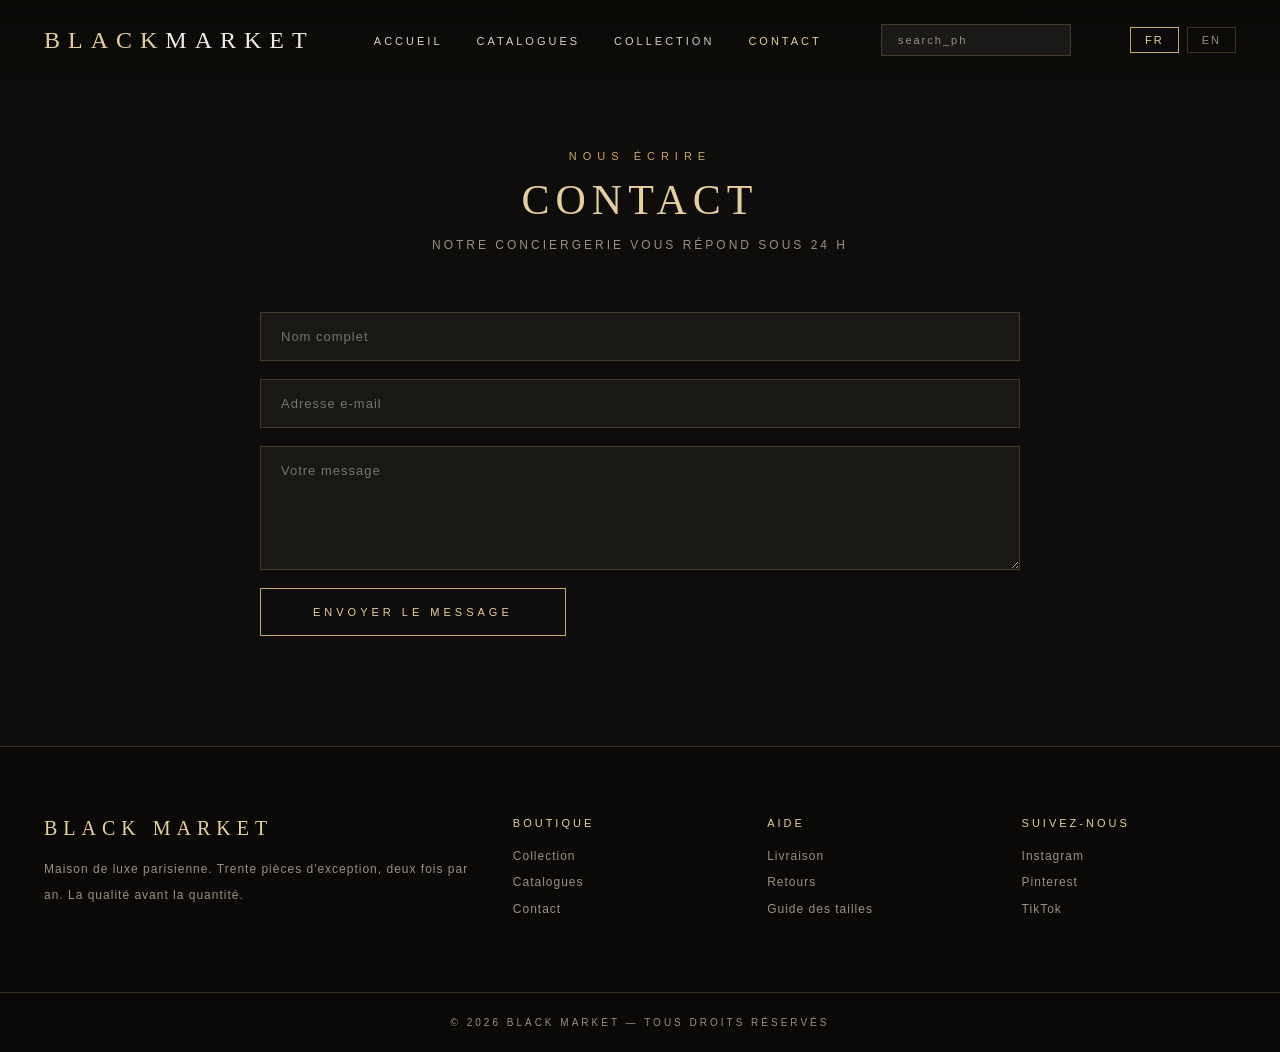
<file: contact.html>
<!DOCTYPE html>
<html lang="fr">
<head>
<meta charset="UTF-8"><meta name="viewport" content="width=device-width, initial-scale=1.0">
<title>BLACK MARKET — Contact</title>
<link rel="stylesheet" href="css/style.css">
</head>
<body>
<section class="page">
  <div class="contact-wrap">
    <div class="sec-head">
      <div class="sec-kicker" data-i18n="ct_kicker"></div>
      <h2 class="sec-title" data-i18n="ct_title"></h2>
      <p class="sec-sub" data-i18n="ct_sub"></p>
    </div>
    <form id="contactForm">
      <input type="text" required data-i18n-ph="ct_name">
      <input type="email" required data-i18n-ph="ct_mail">
      <textarea rows="6" required data-i18n-ph="ct_msg"></textarea>
      <div><button class="btn" type="submit" data-i18n="ct_send"></button></div>
    </form>
  </div>
</section>
<script src="js/data.js"></script>
<script>
injectChrome();
document.getElementById("contactForm").onsubmit = e => { e.preventDefault(); e.target.innerHTML = `<p style="color:var(--gold2);letter-spacing:3px;font-size:13px;text-align:center">${t("ct_ok")}</p>`; };
</script>
</body>
</html>
</file>
<file: css/style.css>
:root{--bg:#0e0d0b;--bg2:#161511;--card:#1a1814;--gold:#c9a86a;--gold2:#e6cf9f;--text:#f2ede4;--muted:#9a917f;--line:rgba(201,168,106,.25);--green:#7fb98a;--red:#c97a6a}
*{margin:0;padding:0;box-sizing:border-box}
html{scroll-behavior:smooth}
body{background:var(--bg);color:var(--text);font-family:Georgia,'Times New Roman',serif;-webkit-font-smoothing:antialiased}
img{display:block}
header{position:fixed;top:0;left:0;right:0;z-index:100;background:linear-gradient(180deg,rgba(10,9,7,.85),rgba(10,9,7,0));transition:.4s}
header.scrolled{background:rgba(14,13,11,.95);backdrop-filter:blur(14px);border-bottom:1px solid var(--line)}
.nav{max-width:1440px;margin:0 auto;display:flex;align-items:center;justify-content:space-between;padding:24px 44px}
.logo{font-size:24px;letter-spacing:8px;color:var(--gold2);text-transform:uppercase;cursor:pointer;text-decoration:none}
.logo span{color:var(--text)}
.nav-links{display:flex;gap:34px;list-style:none}
.nav-links a{color:#d8d2c4;text-decoration:none;font-size:11px;letter-spacing:3px;text-transform:uppercase;transition:color .3s;font-family:Helvetica,Arial,sans-serif}
.nav-links a:hover,.nav-links a.active{color:var(--gold2)}
.lang{display:flex;gap:8px;font-family:Helvetica,Arial,sans-serif}
.lang button{background:none;border:1px solid var(--line);color:var(--muted);padding:6px 14px;font-size:11px;letter-spacing:2px;cursor:pointer;transition:.3s}
.lang button.on{color:var(--gold2);border-color:var(--gold)}
.hero{position:relative;height:100vh;display:flex;align-items:flex-end;overflow:hidden}
.hero img.bg{position:absolute;inset:0;width:100%;height:100%;object-fit:cover;animation:heroZoom 14s ease-out forwards}
@keyframes heroZoom{from{transform:scale(1.12)}to{transform:scale(1)}}
.hero .shade{position:absolute;inset:0;background:linear-gradient(180deg,rgba(10,9,7,.35) 0%,rgba(10,9,7,.15) 45%,rgba(14,13,11,.95) 100%)}
.hero-inner{position:relative;z-index:2;max-width:1440px;margin:0 auto;width:100%;padding:0 44px 90px}
.hero .kicker{color:var(--gold2);font-family:Helvetica,Arial,sans-serif;font-size:12px;letter-spacing:6px;text-transform:uppercase;margin-bottom:20px;animation:fadeUp 1.2s .3s both}
.hero h1{font-size:clamp(48px,8vw,110px);letter-spacing:12px;color:#faf6ec;font-weight:400;text-transform:uppercase;line-height:1.05;animation:fadeUp 1.2s .6s both}
.hero p{margin-top:20px;color:#cfc8b8;letter-spacing:4px;font-size:13px;text-transform:uppercase;font-family:Helvetica,Arial,sans-serif;animation:fadeUp 1.2s .9s both}
.hero .cta-row{margin-top:44px;display:flex;gap:18px;animation:fadeUp 1.2s 1.2s both}
.btn{display:inline-block;border:1px solid var(--gold);color:var(--gold2);padding:17px 52px;letter-spacing:4px;font-size:11px;text-transform:uppercase;text-decoration:none;font-family:Helvetica,Arial,sans-serif;transition:.4s;cursor:pointer;background:none}
.btn:hover{background:var(--gold);color:#14120e}
.btn.ghost{border-color:rgba(242,237,228,.4);color:#f2ede4}
.btn.ghost:hover{background:#f2ede4;color:#14120e;border-color:#f2ede4}
@keyframes fadeUp{from{opacity:0;transform:translateY(28px)}to{opacity:1;transform:none}}
.marquee{border-top:1px solid var(--line);border-bottom:1px solid var(--line);overflow:hidden;padding:18px 0;background:var(--bg2)}
.marquee .track{display:flex;gap:60px;white-space:nowrap;animation:scroll 28s linear infinite;width:max-content}
.marquee span{color:var(--muted);font-family:Helvetica,Arial,sans-serif;font-size:11px;letter-spacing:5px;text-transform:uppercase}
.marquee span b{color:var(--gold2);font-weight:normal}
@keyframes scroll{from{transform:translateX(0)}to{transform:translateX(-50%)}}
section{max-width:1440px;margin:0 auto;padding:110px 44px}
.page{padding-top:150px}
.sec-head{text-align:center;margin-bottom:60px}
.sec-kicker{color:var(--gold);font-family:Helvetica,Arial,sans-serif;font-size:11px;letter-spacing:6px;text-transform:uppercase}
.sec-title{margin-top:14px;font-size:clamp(28px,3.4vw,42px);letter-spacing:6px;color:var(--gold2);text-transform:uppercase;font-weight:400}
.sec-sub{margin-top:14px;color:var(--muted);font-family:Helvetica,Arial,sans-serif;font-size:12px;letter-spacing:3px;text-transform:uppercase}
.maison{display:grid;grid-template-columns:1.1fr 1fr;gap:70px;align-items:center}
.maison .ph{overflow:hidden}
.maison .ph img{width:100%;height:560px;object-fit:cover;transition:transform 1.5s ease}
.maison .ph:hover img{transform:scale(1.05)}
.maison h3{font-size:30px;letter-spacing:4px;color:var(--gold2);font-weight:400;text-transform:uppercase;margin-bottom:24px}
.maison p{color:#bdb5a4;line-height:2;font-size:16px;margin-bottom:18px}
.maison .sig{margin-top:26px;color:var(--gold);font-style:italic;letter-spacing:2px}
.cat-grid{display:grid;grid-template-columns:repeat(5,1fr);gap:20px}
.cat-tile{position:relative;aspect-ratio:3/4;overflow:hidden;cursor:pointer;border:1px solid rgba(201,168,106,.12);display:block;text-decoration:none}
.cat-tile img{width:100%;height:100%;object-fit:cover;transition:transform 1.2s ease}
.cat-tile:hover img{transform:scale(1.08)}
.cat-tile .ov{position:absolute;inset:0;background:linear-gradient(180deg,transparent 40%,rgba(10,9,7,.9));display:flex;flex-direction:column;justify-content:flex-end;padding:24px}
.cat-tile .nm{color:#faf6ec;font-size:17px;letter-spacing:3px;text-transform:uppercase}
.cat-tile .ln{margin-top:8px;color:var(--gold2);font-family:Helvetica,Arial,sans-serif;font-size:10px;letter-spacing:3px;text-transform:uppercase}
.sig-grid{display:grid;grid-template-columns:repeat(4,1fr);gap:24px}
.sig-card,.card{background:var(--card);border:1px solid rgba(201,168,106,.12);transition:transform .5s,border-color .5s}
.sig-card:hover,.card:hover{transform:translateY(-8px);border-color:var(--gold)}
.sig-card .img,.card .img{aspect-ratio:3/4;overflow:hidden;background:#fff}
.sig-card img,.card img{width:100%;height:100%;object-fit:cover;transition:transform 1.2s}
.sig-card:hover img,.card:hover img{transform:scale(1.06)}
.sig-card .info,.card .info{padding:22px;text-align:center}
.card .info{padding:20px 22px 26px}
.sig-card .nm,.card .nm{font-size:17px;letter-spacing:1px;margin-top:8px}
.card .cat{font-size:10px;letter-spacing:3px;color:var(--muted);text-transform:uppercase;font-family:Helvetica,Arial,sans-serif}
.sig-card .pr,.card .pr{margin-top:8px;color:var(--gold2);font-family:Helvetica,Arial,sans-serif;font-size:13px;letter-spacing:2px}
.services{border-top:1px solid var(--line);border-bottom:1px solid var(--line);background:var(--bg2)}
.services .in{max-width:1440px;margin:0 auto;padding:54px 44px;display:grid;grid-template-columns:repeat(3,1fr);gap:40px;text-align:center}
.services .ic{font-size:26px;color:var(--gold2)}
.services h4{margin-top:14px;font-size:14px;letter-spacing:3px;text-transform:uppercase;color:var(--gold2);font-weight:400}
.services p{margin-top:8px;color:var(--muted);font-family:Helvetica,Arial,sans-serif;font-size:12px;letter-spacing:1px}
.filters{display:flex;justify-content:center;gap:12px;flex-wrap:wrap;margin-bottom:54px}
.filters button{background:none;border:1px solid var(--line);color:var(--muted);padding:11px 28px;font-size:11px;letter-spacing:3px;text-transform:uppercase;cursor:pointer;font-family:Helvetica,Arial,sans-serif;transition:.3s}
.filters button.on,.filters button:hover{color:var(--gold2);border-color:var(--gold)}
.grid{display:grid;grid-template-columns:repeat(auto-fill,minmax(290px,1fr));gap:30px}
.news{text-align:center;border-top:1px solid var(--line)}
.news form{margin:36px auto 0;display:flex;justify-content:center;max-width:520px}
.news input{flex:1;background:transparent;border:1px solid var(--line);border-right:none;color:var(--text);padding:16px 22px;font-family:Helvetica,Arial,sans-serif;font-size:12px;letter-spacing:2px;outline:none}
.news input::placeholder{color:var(--muted)}
footer{border-top:1px solid var(--line);background:#0a0908}
footer .cols{max-width:1440px;margin:0 auto;padding:70px 44px;display:grid;grid-template-columns:2fr 1fr 1fr 1fr;gap:40px}
footer .flogo{color:var(--gold2);font-size:20px;letter-spacing:6px;text-transform:uppercase;margin-bottom:16px}
footer p,footer a{color:var(--muted);font-family:Helvetica,Arial,sans-serif;font-size:12px;letter-spacing:1px;line-height:2.2;text-decoration:none;display:block}
footer a:hover{color:var(--gold2)}
footer h5{color:var(--gold2);font-family:Helvetica,Arial,sans-serif;font-size:11px;letter-spacing:3px;text-transform:uppercase;margin-bottom:14px;font-weight:normal}
footer .base{border-top:1px solid var(--line);padding:24px 44px;text-align:center;color:var(--muted);font-family:Helvetica,Arial,sans-serif;font-size:10px;letter-spacing:3px;text-transform:uppercase}
.contact-wrap{max-width:760px;margin:0 auto}
.contact-wrap form{margin-top:40px;display:grid;gap:18px}
.contact-wrap input,.contact-wrap textarea{background:var(--card);border:1px solid var(--line);color:var(--text);padding:16px 20px;font-family:Helvetica,Arial,sans-serif;font-size:13px;letter-spacing:1px;outline:none;resize:vertical}
.contact-wrap input:focus,.contact-wrap textarea:focus{border-color:var(--gold)}
@media(max-width:1000px){.cat-grid{grid-template-columns:repeat(2,1fr)}.sig-grid{grid-template-columns:repeat(2,1fr)}.maison{grid-template-columns:1fr}.services .in{grid-template-columns:1fr}footer .cols{grid-template-columns:1fr 1fr}.nav{flex-wrap:wrap;gap:14px}}

/* ===== MOBILE ===== */
.burger{display:none;background:none;border:1px solid var(--line);color:var(--gold2);font-size:18px;padding:8px 12px;cursor:pointer;letter-spacing:0}
@media(max-width:860px){
  .burger{display:block}
  .nav{padding:16px 20px;flex-wrap:wrap}
  .nav-links{display:none;flex-direction:column;gap:0;width:100%;margin-top:14px;background:rgba(14,13,11,.97);border:1px solid var(--line);padding:10px 0}
  .nav-links.open{display:flex}
  .nav-links a{display:block;padding:14px 22px}
  .hero h1{letter-spacing:6px}
  .hero-inner{padding:0 20px 60px}
  .hero .cta-row{flex-direction:column;align-items:flex-start}
  section{padding:70px 20px}
  .page{padding-top:120px}
  .cat-grid{grid-template-columns:repeat(2,1fr)}
  .sig-grid{grid-template-columns:repeat(2,1fr)}
  .grid{grid-template-columns:repeat(auto-fill,minmax(160px,1fr));gap:16px}
  .maison{grid-template-columns:1fr;gap:34px}
  .maison .ph img{height:340px}
  .services .in{grid-template-columns:1fr;padding:40px 20px}
  .news form{flex-direction:column;gap:12px;padding:0 10px}
  .news input{border-right:1px solid var(--line)}
  footer .cols{grid-template-columns:1fr;padding:50px 20px}
}
@media(max-width:480px){
  .cat-grid{grid-template-columns:1fr 1fr;gap:10px}
  .sig-grid{grid-template-columns:1fr 1fr;gap:12px}
  .logo{font-size:18px;letter-spacing:5px}
}

/* ===== SEARCH ===== */
.search input{background:rgba(255,255,255,.06);border:1px solid var(--line);color:var(--text);padding:9px 16px;font-family:Helvetica,Arial,sans-serif;font-size:11px;letter-spacing:2px;outline:none;width:190px;transition:.3s}
.search input:focus{border-color:var(--gold);width:230px}
.search input::placeholder{color:var(--muted)}
.big-search{max-width:560px;margin:0 auto 44px;display:flex}
.big-search input{flex:1;background:var(--card);border:1px solid var(--line);border-right:none;color:var(--text);padding:16px 22px;font-family:Helvetica,Arial,sans-serif;font-size:13px;letter-spacing:2px;outline:none}
.big-search input:focus{border-color:var(--gold)}
@media(max-width:860px){
  .search{display:none}
  .big-search input{padding:14px 16px}
}
</file>
<file: css/admin.css>
:root{--bg:#0e0d0b;--card:#1a1814;--gold:#c9a86a;--gold2:#e6cf9f;--text:#f2ede4;--muted:#9a917f;--line:rgba(201,168,106,.25);--green:#7fb98a;--red:#c97a6a}
*{margin:0;padding:0;box-sizing:border-box}
body{background:var(--bg);color:var(--text);font-family:Helvetica,Arial,sans-serif}
.layout{display:flex;min-height:100vh}
aside{width:250px;background:#0a0908;border-right:1px solid var(--line);padding:30px 24px;position:sticky;top:0;height:100vh}
.logo{font-family:Georgia,serif;font-size:19px;letter-spacing:6px;color:var(--gold2);text-transform:uppercase;margin-bottom:40px;text-decoration:none;display:block}
.logo span{color:var(--text)}
aside a{display:block;color:var(--muted);text-decoration:none;font-size:12px;letter-spacing:2px;text-transform:uppercase;padding:13px 14px;border-radius:6px;margin-bottom:6px;transition:.3s}
aside a:hover{color:var(--gold2)}
aside a.on{background:rgba(201,168,106,.12);color:var(--gold2)}
main{flex:1;padding:34px 44px}
.topbar{display:flex;justify-content:space-between;align-items:center;margin-bottom:34px}
.topbar h1{font-family:Georgia,serif;font-weight:400;font-size:26px;letter-spacing:3px;color:var(--gold2)}
.topbar .who{color:var(--muted);font-size:12px;letter-spacing:2px}
.lang button{background:none;border:1px solid var(--line);color:var(--muted);padding:6px 12px;font-size:11px;cursor:pointer;margin-left:6px}
.lang button.on{color:var(--gold2);border-color:var(--gold)}
.stats{display:grid;grid-template-columns:repeat(4,1fr);gap:20px;margin-bottom:26px}
.stat{background:var(--card);border:1px solid rgba(201,168,106,.14);padding:24px}
.stat .lb{color:var(--muted);font-size:10px;letter-spacing:3px;text-transform:uppercase}
.stat .vl{margin-top:12px;font-family:Georgia,serif;font-size:30px;color:var(--gold2)}
.stat .dl{margin-top:8px;font-size:11px}
.up{color:var(--green)}.down{color:var(--red)}
.panels{display:grid;grid-template-columns:1.6fr 1fr;gap:20px;margin-bottom:26px}
.panel{background:var(--card);border:1px solid rgba(201,168,106,.14);padding:26px;margin-bottom:26px}
.panels .panel{margin-bottom:0}
.panel h3{font-family:Georgia,serif;font-weight:400;font-size:16px;letter-spacing:3px;color:var(--gold2);text-transform:uppercase;margin-bottom:20px}
table{width:100%;border-collapse:collapse;font-size:12px}
th{color:var(--muted);text-align:left;font-size:10px;letter-spacing:2px;text-transform:uppercase;padding:10px 12px;border-bottom:1px solid var(--line)}
td{padding:13px 12px;border-bottom:1px solid rgba(201,168,106,.08);color:#d8d2c4}
.badge{display:inline-block;padding:4px 12px;font-size:10px;letter-spacing:2px;text-transform:uppercase;border:1px solid}
.b-ok{color:var(--green);border-color:rgba(127,185,138,.4)}
.b-wait{color:var(--gold2);border-color:rgba(201,168,106,.5)}
.b-ship{color:#8ab4d8;border-color:rgba(138,180,216,.4)}
.tp{display:flex;align-items:center;gap:14px;padding:12px 0;border-bottom:1px solid rgba(201,168,106,.08)}
.tp:last-child{border:none}
.tp img{width:46px;height:56px;object-fit:cover;background:#fff}
.tp .n{font-size:12px;letter-spacing:1px}
.tp .c{font-size:10px;color:var(--muted);letter-spacing:2px;text-transform:uppercase;margin-top:3px}
@media(max-width:1000px){.stats{grid-template-columns:repeat(2,1fr)}.panels{grid-template-columns:1fr}.layout{flex-direction:column}aside{width:100%;height:auto;position:static}}

/* ===== MOBILE ===== */
@media(max-width:860px){
  .layout{flex-direction:column}
  aside{width:100%;height:auto;position:static;display:flex;flex-wrap:wrap;gap:4px;align-items:center;padding:16px 20px}
  .logo{margin-bottom:0;margin-right:16px;font-size:15px}
  aside a{padding:9px 12px;font-size:10px}
  main{padding:22px 16px}
  .topbar{flex-direction:column;align-items:flex-start;gap:12px}
  .stats{grid-template-columns:repeat(2,1fr)}
  .panels{grid-template-columns:1fr}
  .panel{overflow-x:auto}
  table{min-width:560px}
}
</file>
